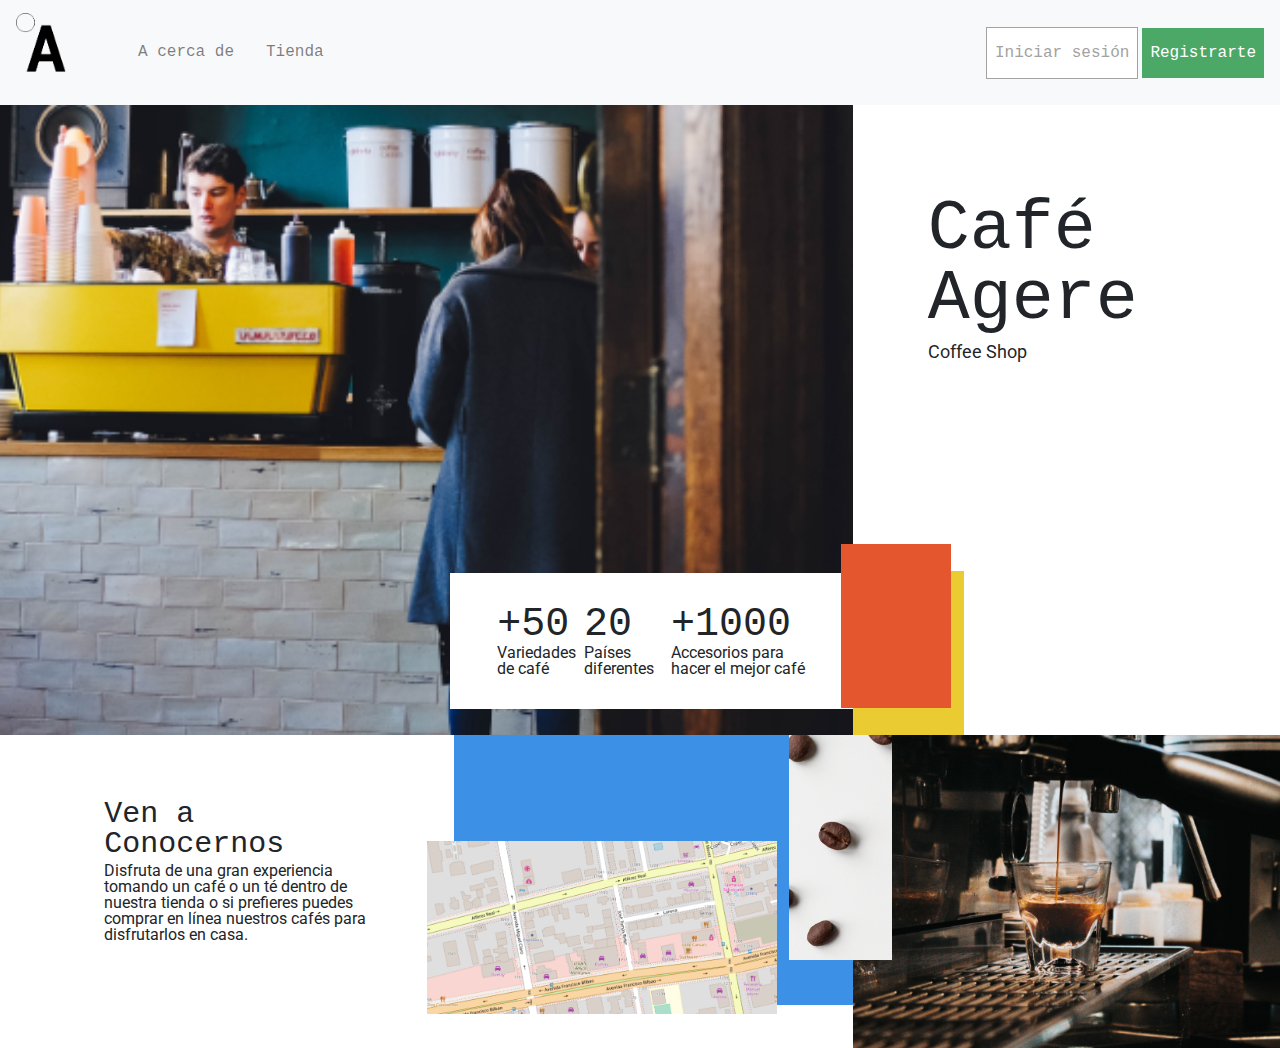
<file: index.html>
<!DOCTYPE html>
<html lang="es">
<head>
    <meta charset="UTF-8">
    <meta name="viewport" content="width=device-width, initial-scale=1.0">
    <meta http-equiv="X-UA-Compatible" content="ie=edge">
    <title>Document</title>
    <link href="https://fonts.googleapis.com/css?family=PT+Mono|Roboto:300&display=swap" rel="stylesheet"> 
    <link rel="stylesheet" href="assets/css/main.css"/>
    <link rel="stylesheet" href="https://use.fontawesome.com/releases/v5.6.3/css/all.css" integrity="sha384-UHRtZLI+pbxtHCWp1t77Bi1L4ZtiqrqD80Kn4Z8NTSRyMA2Fd33n5dQ8lWUE00s/" crossorigin="anonymous">

</head>
<body>
    <nav class="navbar navbar-expand-lg navbar-light bg-light">
        <a class="navbar-brand" href="#"><img class="logo" src="assets/img/logo.png" alt="logo"></a>
        <button class="navbar-toggler" type="button" data-toggle="collapse" data-target="#navbarText" aria-controls="navbarText" aria-expanded="false" aria-label="Toggle navigation">
          <span class="navbar-toggler-icon"></span>
        </button>
        <div class="collapse navbar-collapse ml-5" id="navbarText">
          <ul class="navbar-nav mr-auto">
            <li class="nav-item mr-3">
              <a class="nav-link" href="#">A cerca de</a>
            </li>
            <li class="nav-item">
              <a class="nav-link" href="#">Tienda</a>
            </li>
          </ul>
          <div>
            <a class="primary_button px-2 py-3" href="">Iniciar sesión</a>
            <a class="secundary_button px-2 py-3" href="">Registrarte</a>
          </div>
        </div>
      </nav>


      <section>
        <div class="container-fluid">
          <div class="row">
          
          <div class="col-md-8 contenido__uno--fondo contenido__uno--dimention">            
            <div class="col-md-6 contenido__cajas--position contenido__cajas--color contenido__cajas--dimention">
                <div class="col-md-3">
                  <h3>+50</h3>
                  <p>Variedades de  café</p>
                </div>
                <div class="col-md-3">
                  <h3>20</h3>
                  <p>Países diferentes</p>
                </div>
                <div class="col-md-6">
                  <h3>+1000</h3>
                  <p>Accesorios para hacer el mejor café</p>
                </div>
            </div>
          </div>
          <div class="col-md-4">
            <div class="contenido__dos--size mx-auto">
              <h1>Café <span>Agere</span></h1>
              <h4 class="pt-2">Coffee Shop</h4>
            </div>
            <div class="contenidodos__box contenidodos__box--amarillo contenidodos__box--positionuno"></div>
            <div class="contenidodos__box contenidodos__box--fire contenidodos__box--positiondos">
              <i class="fas fa-arrow-alt-circle-right fa-2x contenidodos__icon"></i>
            </div>

          </div>
          </div>
        </div>
      </section>

      <section>
        <div class="container-fluid">
          <div class="row">
            <div class="col-md-8 contenido__tres--fondo contenido__tres--altura">
              <div class="col-md-6 contenido__tres--dimension">
                <h2 class="mt-5 ml-5">Ven a Conocernos</h2>
                <p class="ml-5 mt-1">
                  Disfruta de una gran experiencia tomando un café o un té dentro 
                  de nuestra tienda o si prefieres puedes comprar en línea nuestros 
                  cafés para disfrutarlos en casa.
                </p>
              </div>
              <div class="col-md-6 contenido__tres--box contenido__tres--color"></div>
              <img src="assets/img/img-4.png" class="mapa"/>
            </div>
            <div class="col-md-4 contenido__3--fondo">
              <div class="cafe cafe__tamaño cafe__position"></div>
            </div>
          </div>
        </div>
      </section>


<script src="https://code.jquery.com/jquery-3.3.1.slim.min.js" integrity="sha384-q8i/X+965DzO0rT7abK41JStQIAqVgRVzpbzo5smXKp4YfRvH+8abtTE1Pi6jizo" crossorigin="anonymous"></script>
<script src="https://cdnjs.cloudflare.com/ajax/libs/popper.js/1.14.7/umd/popper.min.js" integrity="sha384-UO2eT0CpHqdSJQ6hJty5KVphtPhzWj9WO1clHTMGa3JDZwrnQq4sF86dIHNDz0W1" crossorigin="anonymous"></script>
<script src="https://stackpath.bootstrapcdn.com/bootstrap/4.3.1/js/bootstrap.min.js" integrity="sha384-JjSmVgyd0p3pXB1rRibZUAYoIIy6OrQ6VrjIEaFf/nJGzIxFDsf4x0xIM+B07jRM" crossorigin="anonymous"></script>
</body>
</html>
</file>
